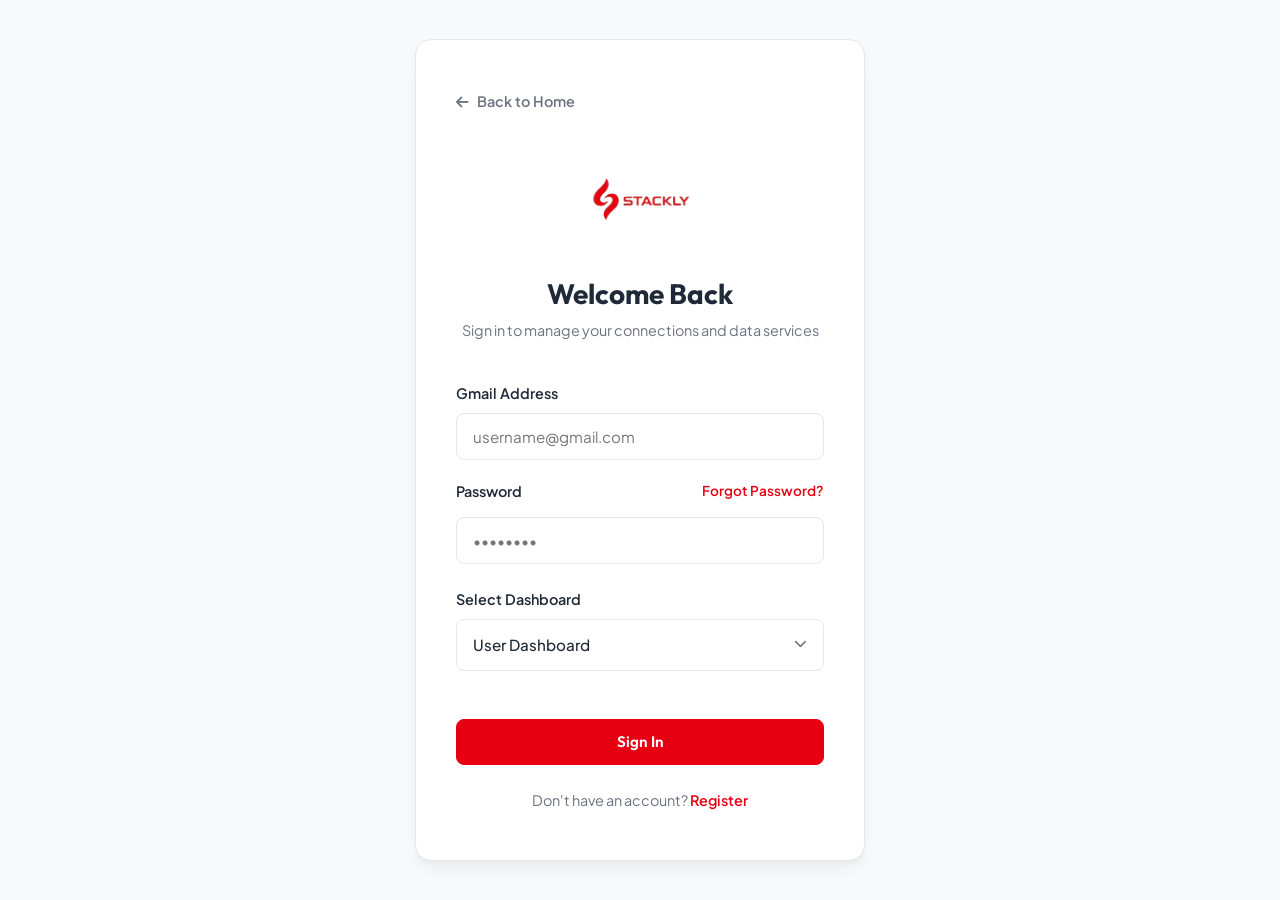
<file: login.html>
<!DOCTYPE html>
<html lang="en">
<head>
  <meta charset="UTF-8">
  <meta name="viewport" content="width=device-width, initial-scale=1.0">
  <title>Login | Stackly Telecom Portal</title>
  <meta name="description" content="Sign in to your Stackly Customer or Admin portal to check data usage, manage recharges, and view reports.">
  
  <!-- Font Awesome -->
  <link rel="stylesheet" href="https://cdnjs.cloudflare.com/ajax/libs/font-awesome/6.4.0/css/all.min.css">
  
  <!-- Google Fonts -->
  <link rel="preconnect" href="https://fonts.googleapis.com">
  <link rel="preconnect" href="https://fonts.gstatic.com" crossorigin>
  <link href="https://fonts.googleapis.com/css2?family=Outfit:wght@300;400;500;600;700;800&family=Plus+Jakarta+Sans:wght@300;400;500;600;700&display=swap" rel="stylesheet">
  
  <!-- Custom CSS -->
  <link rel="stylesheet" href="css/style.css">
</head>
<body style="background-color: var(--bg-light);">

  <!-- Stackly Global Preloader -->
  <div id="stackly-preloader" class="stackly-preloader">
    <div class="preloader-content">
      <div class="preloader-logo-wrapper">
        <img src="assets/Logo11.webp" alt="Stackly Telecom" class="preloader-logo">
        <div class="preloader-spinner"></div>
      </div>
      <div class="preloader-brand-title">STACKLY TELECOM</div>
      <div class="preloader-bar-container">
        <div class="preloader-bar-fill"></div>
      </div>
    </div>
  </div>

  <div class="auth-page">
    <div class="auth-card">
      <a href="index.html" class="auth-back-btn" id="loginBackHomeBtn"><i class="fa-solid fa-arrow-left"></i> Back to Home</a>
      
      <div class="auth-header">
        <a href="index.html" style="display: inline-block;">
          <img src="assets/Logo11.webp" alt="Stackly Logo" class="auth-logo">
        </a>
        <h2 class="auth-title">Welcome Back</h2>
        <p class="auth-subtitle">Sign in to manage your connections and data services</p>
      </div>

      <!-- Form wide notification error -->
      <div id="formErrorMsg" style="background-color: rgba(230,0,18,0.1); color: var(--primary-red); border: 1px solid var(--primary-red); padding: 0.75rem 1rem; border-radius: var(--border-radius-sm); font-size: 0.85rem; font-weight: 600; margin-bottom: 1.5rem; display: none;">
        <!-- Filled by JS -->
      </div>

      <form id="loginForm">
        <div class="form-group" id="loginEmailGroup">
          <label class="form-label" for="loginEmail">Gmail Address</label>
          <input type="text" id="loginEmail" placeholder="username@gmail.com" class="form-input">
          <span class="error-msg" id="loginEmailError">Enter a valid Gmail address.</span>
        </div>

        <div class="form-group" id="loginPasswordGroup" style="margin-bottom: 1.5rem;">
          <div style="display: flex; justify-content: space-between; align-items: center; margin-bottom: 0.4rem;">
            <label class="form-label" for="loginPassword" style="margin-bottom: 0;">Password</label>
            <a href="404.html" class="forgot-password-link" style="font-size: 0.85rem; color: var(--primary-red); font-weight: 600;">Forgot Password?</a>
          </div>
          <input type="password" id="loginPassword" placeholder="••••••••" class="form-input">
          <span class="error-msg" id="loginPasswordError">Password must contain at least 2 characters.</span>
        </div>

        <div class="form-group" id="loginRoleGroup" style="margin-bottom: 1.5rem;">
          <label class="form-label" for="loginRole">Select Dashboard</label>
          <select id="loginRole" class="form-input">
            <option value="customer">User Dashboard</option>
            <option value="admin">Admin Dashboard</option>
          </select>
        </div>

        <button type="submit" class="btn btn-primary" id="loginSubmitBtn">Sign In</button>
      </form>

      <div class="auth-footer">
        Don't have an account? <a href="register.html">Register</a>
      </div>
    </div>
  </div>



  <!-- GSAP CDN -->
  <script src="https://cdnjs.cloudflare.com/ajax/libs/gsap/3.12.2/gsap.min.js"></script>
  <!-- Main JS Files -->
  <script src="js/main.js"></script>
  <script src="js/auth.js"></script>
  <script>
    document.addEventListener("DOMContentLoaded", () => {
      const form = document.getElementById("loginForm");
      const emailInput = document.getElementById("loginEmail");
      const passInput = document.getElementById("loginPassword");

      const emailGroup = document.getElementById("loginEmailGroup");
      const passGroup = document.getElementById("loginPasswordGroup");

      if (emailInput) {
        emailInput.addEventListener("input", () => {
          if (emailInput.value.trim() && emailInput.value.includes("@")) {
            if (emailGroup) emailGroup.classList.remove("has-error");
          }
        });
      }

      if (passInput) {
        passInput.addEventListener("input", () => {
          if (passInput.value.length >= 2) {
            if (passGroup) passGroup.classList.remove("has-error");
          }
        });
      }
      
      form.addEventListener("submit", (e) => {
        e.preventDefault();

        const email = emailInput ? emailInput.value : "";
        const pass = passInput ? passInput.value : "";
        const role = document.getElementById("loginRole").value;

        const formError = document.getElementById("formErrorMsg");

        // Reset error styling
        if (emailGroup) emailGroup.classList.remove("has-error");
        if (passGroup) passGroup.classList.remove("has-error");
        if (formError) formError.style.display = "none";

        handleLogin(email, pass, role, (field, message) => {
          if (field === "email") {
            if (emailGroup) emailGroup.classList.add("has-error");
            const errEl = document.getElementById("loginEmailError");
            if (errEl) errEl.innerText = message;
            if (emailInput) emailInput.focus();
          } else if (field === "password") {
            if (passGroup) passGroup.classList.add("has-error");
            const errEl = document.getElementById("loginPasswordError");
            if (errEl) errEl.innerText = message;
            if (passInput) passInput.focus();
          } else if (field === "form") {
            if (formError) {
              formError.innerText = message;
              formError.style.display = "block";
              gsap.fromTo(formError, 
                { x: -10 },
                { x: 10, duration: 0.1, repeat: 4, yoyo: true, ease: "sine.inOut", onComplete: () => {
                  formError.style.transform = "translateX(0px)";
                }}
              );
            }
          }
        });
      });

      // Animate entry card
      gsap.from(".auth-card", {
        opacity: 0,
        y: 40,
        duration: 0.6,
        ease: "back.out(1.2)"
      });
    });
  </script>
</body>
</html>
</file>
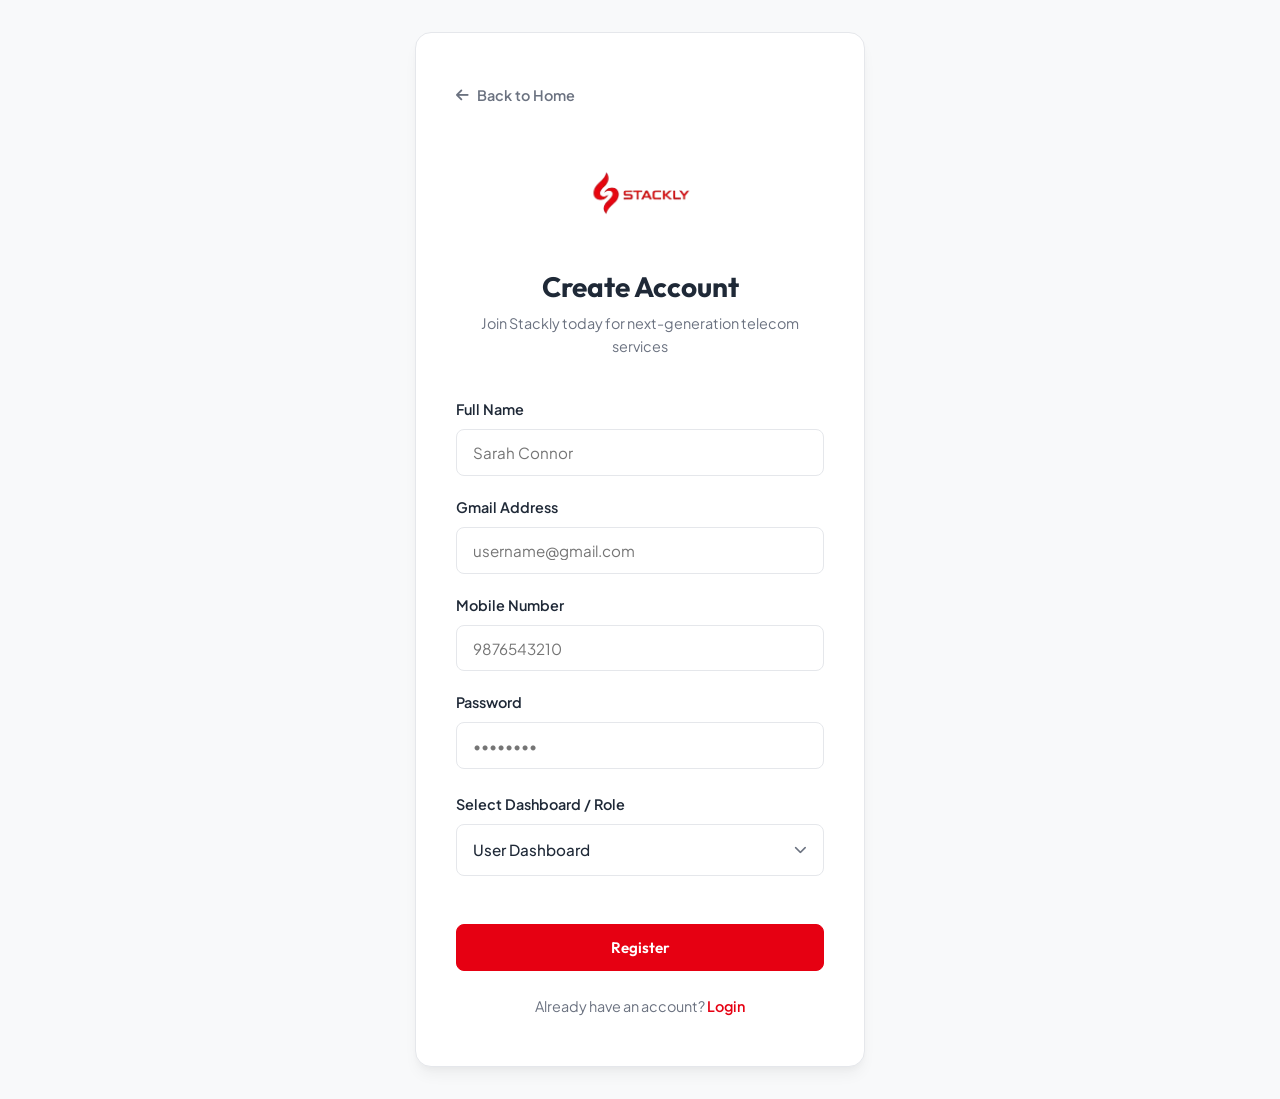
<file: register.html>
<!DOCTYPE html>
<html lang="en">
<head>
  <meta charset="UTF-8">
  <meta name="viewport" content="width=device-width, initial-scale=1.0">
  <title>Register | Stackly Telecom Portal</title>
  <meta name="description" content="Create a Stackly Telecom Customer account today. Pay online, track mobile usage, and request priority support instantly.">
  
  <!-- Font Awesome -->
  <link rel="stylesheet" href="https://cdnjs.cloudflare.com/ajax/libs/font-awesome/6.4.0/css/all.min.css">
  
  <!-- Google Fonts -->
  <link rel="preconnect" href="https://fonts.googleapis.com">
  <link rel="preconnect" href="https://fonts.gstatic.com" crossorigin>
  <link href="https://fonts.googleapis.com/css2?family=Outfit:wght@300;400;500;600;700;800&family=Plus+Jakarta+Sans:wght@300;400;500;600;700&display=swap" rel="stylesheet">
  
  <!-- Custom CSS -->
  <link rel="stylesheet" href="css/style.css">
</head>
<body style="background-color: var(--bg-light);">

  <!-- Stackly Global Preloader -->
  <div id="stackly-preloader" class="stackly-preloader">
    <div class="preloader-content">
      <div class="preloader-logo-wrapper">
        <img src="assets/Logo11.webp" alt="Stackly Telecom" class="preloader-logo">
        <div class="preloader-spinner"></div>
      </div>
      <div class="preloader-brand-title">STACKLY TELECOM</div>
      <div class="preloader-bar-container">
        <div class="preloader-bar-fill"></div>
      </div>
    </div>
  </div>

  <div class="auth-page">
    <div class="auth-card">
      <a href="index.html" class="auth-back-btn" id="regBackHomeBtn"><i class="fa-solid fa-arrow-left"></i> Back to Home</a>
      
      <div class="auth-header">
        <a href="index.html" style="display: inline-block;">
          <img src="assets/Logo11.webp" alt="Stackly Logo" class="auth-logo">
        </a>
        <h2 class="auth-title">Create Account</h2>
        <p class="auth-subtitle">Join Stackly today for next-generation telecom services</p>
      </div>

      <form id="registerForm">
        <div class="form-group" id="regNameGroup">
          <label class="form-label" for="regName">Full Name</label>
          <input type="text" id="regName" placeholder="Sarah Connor" class="form-input">
          <span class="error-msg">Please enter your name.</span>
        </div>

        <div class="form-group" id="regEmailGroup">
          <label class="form-label" for="regEmail">Gmail Address</label>
          <input type="text" id="regEmail" placeholder="username@gmail.com" class="form-input">
          <span class="error-msg" id="regEmailError">Enter a valid Gmail address.</span>
        </div>

        <div class="form-group" id="regPhoneGroup">
          <label class="form-label" for="regPhone">Mobile Number</label>
          <input type="text" id="regPhone" placeholder="9876543210" class="form-input">
          <span class="error-msg">Mobile number must be at least 10 digits.</span>
        </div>

        <div class="form-group" id="regPasswordGroup" style="margin-bottom: 1.5rem;">
          <label class="form-label" for="regPassword">Password</label>
          <input type="password" id="regPassword" placeholder="••••••••" class="form-input">
          <span class="error-msg" id="regPasswordError">Password must contain at least 2 characters.</span>
        </div>

        <div class="form-group" id="regRoleGroup" style="margin-bottom: 1.5rem;">
          <label class="form-label" for="regRole">Select Dashboard / Role</label>
          <select id="regRole" class="form-input">
            <option value="customer">User Dashboard</option>
            <option value="admin">Admin Dashboard</option>
          </select>
        </div>

        <button type="submit" class="btn btn-primary" id="regSubmitBtn">Register</button>
      </form>

      <div class="auth-footer">
        Already have an account? <a href="login.html">Login</a>
      </div>
    </div>
  </div>



  <!-- GSAP CDN -->
  <script src="https://cdnjs.cloudflare.com/ajax/libs/gsap/3.12.2/gsap.min.js"></script>
  <!-- Main JS Files -->
  <script src="js/main.js"></script>
  <script src="js/auth.js"></script>
  <script>
    document.addEventListener("DOMContentLoaded", () => {
      const form = document.getElementById("registerForm");
      const nameInput = document.getElementById("regName");
      const emailInput = document.getElementById("regEmail");
      const phoneInput = document.getElementById("regPhone");
      const passInput = document.getElementById("regPassword");

      const nameGroup = document.getElementById("regNameGroup");
      const emailGroup = document.getElementById("regEmailGroup");
      const phoneGroup = document.getElementById("regPhoneGroup");
      const passGroup = document.getElementById("regPasswordGroup");

      if (nameInput) {
        nameInput.addEventListener("input", () => {
          if (nameInput.value.trim() && nameGroup) nameGroup.classList.remove("has-error");
        });
      }

      if (emailInput) {
        emailInput.addEventListener("input", () => {
          if (emailInput.value.trim() && emailInput.value.includes("@") && emailGroup) emailGroup.classList.remove("has-error");
        });
      }

      if (phoneInput) {
        phoneInput.addEventListener("input", () => {
          let digits = phoneInput.value.replace(/\D/g, "").slice(0, 10);
          phoneInput.value = digits;
          if (digits.length === 10 && phoneGroup) phoneGroup.classList.remove("has-error");
        });
      }

      if (passInput) {
        passInput.addEventListener("input", () => {
          if (passInput.value.length >= 2 && passGroup) passGroup.classList.remove("has-error");
        });
      }

      form.addEventListener("submit", (e) => {
        e.preventDefault();

        const name = nameInput ? nameInput.value : "";
        const email = emailInput ? emailInput.value : "";
        const phone = phoneInput ? phoneInput.value : "";
        const password = passInput ? passInput.value : "";
        const role = document.getElementById("regRole").value;

        // Reset error formatting
        if (nameGroup) nameGroup.classList.remove("has-error");
        if (emailGroup) emailGroup.classList.remove("has-error");
        if (phoneGroup) phoneGroup.classList.remove("has-error");
        if (passGroup) passGroup.classList.remove("has-error");

        handleRegistration(name, email, password, phone, role, (field, message) => {
          if (field === "name") {
            if (nameGroup) nameGroup.classList.add("has-error");
            if (nameInput) nameInput.focus();
          } else if (field === "email") {
            if (emailGroup) emailGroup.classList.add("has-error");
            const errEl = document.getElementById("regEmailError");
            if (errEl) errEl.innerText = message;
            if (emailInput) emailInput.focus();
          } else if (field === "phone") {
            if (phoneGroup) phoneGroup.classList.add("has-error");
            if (phoneInput) phoneInput.focus();
          } else if (field === "password") {
            if (passGroup) passGroup.classList.add("has-error");
            const errEl = document.getElementById("regPasswordError");
            if (errEl) errEl.innerText = message;
            if (passInput) passInput.focus();
          }
        });
      });

      // Animate entry card
      gsap.from(".auth-card", {
        opacity: 0,
        y: 40,
        duration: 0.6,
        ease: "back.out(1.2)"
      });
    });
  </script>
</body>
</html>
</file>
<file: css/style.css>
/* ==========================================================================
   STACKLY TELECOM - MAIN STYLESHEET
   ========================================================================== */

/* --- Custom Variables & Theme --- */
:root {
  --primary-red: #E60012;
  --secondary-red: #FF3B30;
  --text-dark: #1F2937;
  --text-muted: #6B7280;
  --bg-light: #F8F9FA;
  --bg-white: #FFFFFF;
  --border-color: #E5E7EB;
  --font-family-primary: 'Outfit', sans-serif;
  --font-family-secondary: 'Plus Jakarta Sans', sans-serif;
  --transition-smooth: all 0.3s cubic-bezier(0.4, 0, 0.2, 1);
  --shadow-sm: 0 1px 3px rgba(0, 0, 0, 0.05), 0 1px 2px rgba(0, 0, 0, 0.03);
  --shadow-md: 0 4px 6px -1px rgba(0, 0, 0, 0.05), 0 2px 4px -1px rgba(0, 0, 0, 0.03);
  --shadow-lg: 0 10px 15px -3px rgba(0, 0, 0, 0.05), 0 4px 6px -2px rgba(0, 0, 0, 0.03);
  --shadow-xl: 0 20px 25px -5px rgba(0, 0, 0, 0.05), 0 10px 10px -5px rgba(0, 0, 0, 0.03);
  --container-max-width: 1200px;
  --border-radius-sm: 8px;
  --border-radius-md: 16px;
  --border-radius-lg: 24px;
}

/* --- Resets --- */
*, *::before, *::after {
  box-sizing: border-box;
  margin: 0;
  padding: 0;
}

html {
  font-size: 16px;
  scroll-behavior: smooth;
  overflow-x: hidden;
  width: 100%;
}

body {
  font-family: var(--font-family-secondary);
  color: var(--text-dark);
  background-color: var(--bg-white);
  line-height: 1.6;
  overflow-x: hidden !important;
  width: 100%;
  max-width: 100vw;
  position: relative;
  -webkit-font-smoothing: antialiased;
}

h1, h2, h3, h4, h5, h6 {
  font-family: var(--font-family-primary);
  font-weight: 700;
  color: var(--text-dark);
  line-height: 1.25;
}

a {
  text-decoration: none;
  color: inherit;
  transition: var(--transition-smooth);
}

img {
  max-width: 100%;
  height: auto;
  display: block;
}

button, input, select, textarea {
  font-family: inherit;
  font-size: inherit;
  outline: none;
  border: none;
}

ul {
  list-style: none;
}

/* --- Layout Container --- */
.container {
  width: 100%;
  max-width: var(--container-max-width);
  margin: 0 auto;
  padding: 0 1.5rem;
}

/* --- Navigation Styles --- */
.navbar-header {
  position: fixed;
  top: 0;
  left: 0;
  width: 100%;
  z-index: 1000;
  transition: var(--transition-smooth);
  padding: 0.85rem 0;
  border-bottom: 1px solid transparent;
}

.navbar-header.scrolled {
  background-color: var(--bg-white);
  padding: 0.6rem 0;
  box-shadow: var(--shadow-sm);
  border-bottom: 1px solid var(--border-color);
}

.navbar-container {
  display: flex;
  justify-content: space-between;
  align-items: center;
  width: 100%;
}

.logo-link {
  display: flex;
  align-items: center;
  flex-shrink: 0;
}

.logo-img {
  height: 115px;
  width: auto;
  object-fit: contain;
  transition: var(--transition-smooth);
}

.navbar-header.scrolled .logo-img {
  height: 95px;
}

.nav-menu {
  display: flex;
  align-items: center;
  gap: 2rem;
}

.nav-link {
  font-family: var(--font-family-primary);
  font-weight: 600;
  font-size: 0.95rem;
  color: var(--text-dark);
  position: relative;
  padding: 0.5rem 0;
}

/* Translucent states when on Hero */
.navbar-header:not(.scrolled) .nav-link {
  color: #ffffff;
  text-shadow: 0 1px 2px rgba(0, 0, 0, 0.2);
}

.navbar-header.scrolled .nav-link {
  color: var(--text-dark);
}

.nav-link::after {
  content: '';
  position: absolute;
  bottom: 0;
  left: 0;
  width: 0;
  height: 2px;
  background-color: var(--primary-red);
  transition: var(--transition-smooth);
}

.nav-link:hover::after,
.nav-link.active::after {
  width: 100%;
}

.nav-link:hover {
  color: var(--primary-red) !important;
}

.nav-link.active {
  color: var(--primary-red) !important;
}

/* Nav Buttons & Action Callouts */
.nav-actions {
  display: flex;
  align-items: center;
  gap: 1.5rem;
}

.nav-actions-mobile {
  display: none;
}

/* Nav panel close button — hidden on desktop */
.nav-close-btn {
  display: none;
}

/* Mobile Hamburger Menu */
.hamburger {
  display: none;
  cursor: pointer;
  background: transparent;
  border: none;
  width: 44px;
  height: 44px;
  padding: 0;
  z-index: 1005;
  flex-shrink: 0;
  margin-left: auto;
  margin-right: 0;
  position: relative;
  align-items: center;
  justify-content: center;
}

.hamburger span {
  display: block;
  width: 24px;
  height: 3px;
  margin: 4px auto;
  border-radius: 2px;
  background-color: var(--text-dark);
  transition: var(--transition-smooth);
}

.navbar-header:not(.scrolled) .hamburger span {
  background-color: #ffffff;
}

.navbar-header.scrolled .hamburger span {
  background-color: var(--text-dark);
}

.hamburger.active span {
  background-color: var(--text-dark) !important;
}

.hamburger.active span:nth-child(1) {
  transform: translateY(8px) rotate(45deg);
}

.hamburger.active span:nth-child(2) {
  opacity: 0;
}

.hamburger.active span:nth-child(3) {
  transform: translateY(-8px) rotate(-45deg);
}

/* --- Buttons --- */
.btn {
  display: inline-flex;
  align-items: center;
  justify-content: center;
  padding: 0.8rem 1.8rem;
  border-radius: var(--border-radius-sm);
  font-family: var(--font-family-primary);
  font-weight: 600;
  font-size: 0.95rem;
  cursor: pointer;
  transition: var(--transition-smooth);
  gap: 0.5rem;
}

.btn-primary {
  background-color: var(--primary-red);
  color: var(--bg-white);
  border: 1px solid var(--primary-red);
}

.btn-primary:hover {
  background-color: var(--secondary-red);
  border-color: var(--secondary-red);
  transform: translateY(-2px);
  box-shadow: 0 4px 12px rgba(230, 0, 18, 0.2);
}

.btn-secondary {
  background-color: transparent;
  color: var(--text-dark);
  border: 1px solid var(--text-dark);
}

.navbar-header:not(.scrolled) .btn-secondary {
  color: #ffffff;
  border-color: #ffffff;
}

.navbar-header.scrolled .btn-secondary {
  color: var(--text-dark);
  border-color: var(--text-dark);
}

.btn-secondary:hover {
  background-color: var(--text-dark);
  color: var(--bg-white);
  transform: translateY(-2px);
}

.navbar-header:not(.scrolled) .btn-secondary:hover {
  background-color: #ffffff;
  color: var(--text-dark);
}

.btn-outline-red {
  background-color: transparent;
  color: var(--primary-red);
  border: 1px solid var(--primary-red);
}

.btn-outline-red:hover {
  background-color: var(--primary-red);
  color: var(--bg-white);
  transform: translateY(-2px);
  box-shadow: 0 4px 12px rgba(230, 0, 18, 0.15);
}

/* Custom Red Navbar Login Button (Red default, White on hover) */
#loginBtnNav,
.btn-nav-login {
  background-color: var(--primary-red) !important;
  color: #ffffff !important;
  border: 1px solid var(--primary-red) !important;
  font-weight: 600;
  transition: var(--transition-smooth);
}

#loginBtnNav i,
.btn-nav-login i {
  color: #ffffff !important;
  transition: var(--transition-smooth);
}

#loginBtnNav:hover,
.btn-nav-login:hover {
  background-color: #ffffff !important;
  color: var(--primary-red) !important;
  border-color: var(--primary-red) !important;
  transform: translateY(-2px);
  box-shadow: 0 4px 12px rgba(230, 0, 18, 0.25);
}

#loginBtnNav:hover i,
.btn-nav-login:hover i {
  color: var(--primary-red) !important;
}

.forgot-password-link:hover {
  text-decoration: underline;
  color: var(--secondary-red) !important;
}

/* --- Common Hero Section (Subpages) --- */
.page-hero {
  background-color: var(--text-dark);
  padding: 10rem 0 6rem 0;
  position: relative;
  overflow: hidden;
  color: var(--bg-white);
  text-align: center;
}

.page-hero::before {
  content: '';
  position: absolute;
  top: 0;
  left: 0;
  width: 100%;
  height: 100%;
  background: linear-gradient(135deg, rgba(230, 0, 18, 0.15) 0%, rgba(31, 41, 55, 0.9) 100%);
  z-index: 1;
}

.page-hero .container {
  position: relative;
  z-index: 2;
  display: flex;
  flex-direction: column;
  align-items: center;
  justify-content: center;
}

.page-hero-title {
  font-size: 3.5rem;
  margin-bottom: 1rem;
  color: var(--bg-white);
  text-align: center;
}

.page-hero-subtitle {
  font-size: 1.25rem;
  color: rgba(255, 255, 255, 0.8);
  max-width: 650px;
  margin: 0 auto;
  text-align: center;
}

/* --- Component Section Headers --- */
.section-header {
  text-align: center;
  max-width: 700px;
  margin: 0 auto 4rem auto;
}

.section-tag {
  color: var(--primary-red);
  font-weight: 700;
  text-transform: uppercase;
  font-size: 0.85rem;
  letter-spacing: 2px;
  display: inline-block;
  margin-bottom: 0.75rem;
}

.section-title {
  font-size: 2.5rem;
  margin-bottom: 1rem;
}

.section-desc {
  color: var(--text-muted);
  font-size: 1.1rem;
}

/* --- Hero Banner (Index Only) --- */
.hero-banner {
  min-height: 100vh;
  display: flex;
  align-items: center;
  position: relative;
  overflow: hidden;
  padding-top: 5rem;
}

.hero-banner::after {
  content: '';
  position: absolute;
  top: 0;
  left: 0;
  width: 100%;
  height: 100%;
  background: linear-gradient(180deg, rgba(15, 23, 42, 0.5) 0%, rgba(15, 23, 42, 0.65) 100%);
  z-index: 1;
  pointer-events: none;
}

.hero-bg-wrapper {
  position: absolute;
  top: 0;
  left: 0;
  width: 100%;
  height: 100%;
  z-index: 0;
  overflow: hidden;
}

.hero-bg-slide {
  position: absolute;
  top: 0;
  left: 0;
  width: 100%;
  height: 100%;
  opacity: 0;
  visibility: hidden;
  transition: opacity 1.2s cubic-bezier(0.4, 0, 0.2, 1), transform 6s ease-out;
  transform: scale(1.06);
}

.hero-bg-slide.active {
  opacity: 1;
  visibility: visible;
  transform: scale(1);
}

.hero-bg-img {
  width: 100%;
  height: 100%;
  object-fit: cover;
  object-position: center;
}

/* Hero Slider Controls & Indicators */
.hero-slider-controls {
  position: absolute;
  bottom: 2.5rem;
  right: 3.5rem;
  z-index: 10;
  display: flex;
  align-items: center;
  gap: 1rem;
  background: rgba(15, 23, 42, 0.75);
  backdrop-filter: blur(12px);
  -webkit-backdrop-filter: blur(12px);
  padding: 0.65rem 1.25rem;
  border-radius: 50px;
  border: 1px solid rgba(255, 255, 255, 0.18);
  box-shadow: 0 10px 30px rgba(0, 0, 0, 0.35);
  pointer-events: auto;
}

.hero-slider-arrow {
  background: rgba(255, 255, 255, 0.1);
  border: 1px solid rgba(255, 255, 255, 0.15);
  color: #FFFFFF;
  font-size: 0.85rem;
  cursor: pointer;
  width: 32px;
  height: 32px;
  border-radius: 50%;
  display: flex;
  align-items: center;
  justify-content: center;
  transition: var(--transition-smooth);
}

.hero-slider-arrow:hover {
  background-color: var(--primary-red);
  border-color: var(--primary-red);
  color: #FFFFFF;
  transform: scale(1.1);
}

.hero-slider-dots {
  display: flex;
  align-items: center;
  gap: 0.5rem;
}

.hero-slider-dots .dot {
  width: 10px;
  height: 10px;
  border-radius: 50%;
  background-color: rgba(255, 255, 255, 0.35);
  cursor: pointer;
  transition: var(--transition-smooth);
}

.hero-slider-dots .dot.active {
  width: 26px;
  border-radius: 12px;
  background-color: var(--primary-red);
  box-shadow: 0 0 10px rgba(230, 0, 18, 0.6);
}

@media (max-width: 992px) {
  .hero-bg-wrapper {
    width: 100%;
  }
  .hero-slider-controls {
    bottom: 1.5rem;
    right: 50%;
    transform: translateX(50%);
  }
}

.hero-banner .container {
  position: relative;
  z-index: 2;
  display: grid;
  grid-template-columns: 1.2fr 0.8fr;
  align-items: center;
  gap: 3rem;
  width: 100%;
}

.hero-content {
  color: var(--bg-white);
  padding: 3rem 0;
}

.hero-badge {
  background-color: rgba(230, 0, 18, 0.15);
  border: 1px solid var(--primary-red);
  color: var(--primary-red);
  padding: 0.5rem 1rem;
  border-radius: 50px;
  font-weight: 700;
  font-size: 0.85rem;
  display: inline-flex;
  align-items: center;
  gap: 0.5rem;
  margin-bottom: 1.5rem;
}

.hero-title {
  font-size: 4rem;
  font-weight: 800;
  line-height: 1.1;
  margin-bottom: 1.5rem;
  color: #FFFFFF !important;
  text-shadow: 0 2px 16px rgba(0, 0, 0, 0.8), 0 0 30px rgba(0, 0, 0, 0.5);
}

.hero-subtitle {
  font-size: 1.2rem;
  line-height: 1.6;
  color: #F8FAFC !important;
  margin-bottom: 2.5rem;
  max-width: 580px;
  text-shadow: 0 2px 10px rgba(0, 0, 0, 0.8);
}

.hero-ctas {
  display: flex;
  gap: 1.25rem;
  align-items: center;
  margin-top: 1rem;
  position: relative;
  z-index: 10;
}

.hero-ctas .btn {
  padding: 0.9rem 2.2rem;
  font-size: 1rem;
  font-weight: 600;
  border-radius: var(--border-radius-sm);
  display: inline-flex;
  align-items: center;
  justify-content: center;
  gap: 0.6rem;
  transition: var(--transition-smooth);
  text-decoration: none;
}

.hero-ctas .btn-primary {
  background-color: var(--primary-red);
  color: #FFFFFF !important;
  border: 1px solid var(--primary-red);
  box-shadow: 0 4px 18px rgba(230, 0, 18, 0.45);
}

.hero-ctas .btn-primary:hover {
  background-color: #FF1A2A;
  border-color: #FF1A2A;
  transform: translateY(-3px);
  box-shadow: 0 8px 25px rgba(230, 0, 18, 0.6);
}

.hero-ctas .btn-secondary {
  background-color: rgba(255, 255, 255, 0.15) !important;
  color: #FFFFFF !important;
  border: 1.5px solid rgba(255, 255, 255, 0.5) !important;
  backdrop-filter: blur(12px);
  -webkit-backdrop-filter: blur(12px);
  box-shadow: 0 4px 18px rgba(0, 0, 0, 0.25);
  text-shadow: 0 1px 2px rgba(0, 0, 0, 0.3);
}

.hero-ctas .btn-secondary:hover {
  background-color: #FFFFFF !important;
  color: var(--primary-red) !important;
  border-color: #FFFFFF !important;
  transform: translateY(-3px);
  box-shadow: 0 8px 25px rgba(255, 255, 255, 0.4);
  text-shadow: none;
}

/* Hero Cards */
.hero-cards-wrapper {
  position: relative;
  display: flex;
  flex-direction: column;
  gap: 1.5rem;
}

.floating-card {
  background: rgba(255, 255, 255, 0.08);
  backdrop-filter: blur(16px);
  -webkit-backdrop-filter: blur(16px);
  border: 1px solid rgba(255, 255, 255, 0.15);
  border-radius: var(--border-radius-md);
  padding: 1.5rem;
  display: flex;
  align-items: center;
  gap: 1.25rem;
  color: var(--bg-white);
  box-shadow: var(--shadow-xl);
  max-width: 320px;
}

.floating-card-1 {
  align-self: flex-start;
}

.floating-card-2 {
  align-self: flex-end;
}

.floating-icon {
  width: 48px;
  height: 48px;
  border-radius: 50%;
  background-color: var(--primary-red);
  display: flex;
  align-items: center;
  justify-content: center;
  font-size: 1.25rem;
  color: var(--bg-white);
  flex-shrink: 0;
}

.floating-info h4 {
  font-size: 1.1rem;
  color: var(--bg-white);
  margin-bottom: 0.25rem;
}

.floating-info p {
  font-size: 0.85rem;
  color: rgba(255, 255, 255, 0.7);
}

/* --- Section 2: Stats Counter --- */
.stats-section {
  padding: 5rem 0;
  background-color: var(--bg-light);
  border-bottom: 1px solid var(--border-color);
}

.stats-grid {
  display: grid;
  grid-template-columns: repeat(4, 1fr);
  gap: 2rem;
  text-align: center;
}

.stat-item {
  padding: 1.5rem;
}

.stat-number {
  font-family: var(--font-family-primary);
  font-size: clamp(2.2rem, 3.5vw, 3.5rem);
  font-weight: 800;
  color: var(--primary-red);
  margin-bottom: 0.5rem;
  white-space: nowrap;
  line-height: 1.1;
}

.stat-title {
  font-size: 1.1rem;
  color: var(--text-dark);
  font-weight: 600;
  margin-bottom: 0.25rem;
}

.stat-desc {
  font-size: 0.9rem;
  color: var(--text-muted);
}

/* --- Section 3: Why Choose Us --- */
.why-section {
  padding: 8rem 0;
  background-color: var(--bg-white);
}

.features-grid {
  display: grid;
  grid-template-columns: repeat(3, 1fr);
  gap: 2.5rem;
}

.feature-card {
  padding: 3rem 2rem;
  border-radius: var(--border-radius-md);
  background-color: var(--bg-light);
  border: 1px solid var(--border-color);
  transition: var(--transition-smooth);
}

.feature-card:hover {
  background-color: var(--bg-white);
  transform: translateY(-8px);
  box-shadow: var(--shadow-lg);
  border-color: rgba(230, 0, 18, 0.2);
}

.feature-icon {
  width: 60px;
  height: 60px;
  border-radius: var(--border-radius-sm);
  background-color: rgba(230, 0, 18, 0.08);
  color: var(--primary-red);
  display: flex;
  align-items: center;
  justify-content: center;
  font-size: 1.5rem;
  margin-bottom: 2rem;
  transition: var(--transition-smooth);
}

.feature-card:hover .feature-icon {
  background-color: var(--primary-red);
  color: var(--bg-white);
}

.feature-title {
  font-size: 1.4rem;
  margin-bottom: 1rem;
}

.feature-desc {
  color: var(--text-muted);
  font-size: 0.95rem;
}

/* --- Section 4: 5G & Fiber Broadband Showcase --- */
.showcase-section {
  padding: 8rem 0;
  background-color: var(--bg-light);
  border-top: 1px solid var(--border-color);
  border-bottom: 1px solid var(--border-color);
}

.showcase-row {
  display: grid;
  grid-template-columns: 1fr 1fr;
  gap: 4rem;
  align-items: center;
  margin-bottom: 6rem;
  width: 100%;
  max-width: 100%;
  box-sizing: border-box;
}

.showcase-row:last-child {
  margin-bottom: 0;
}

.showcase-row.reverse {
  direction: rtl;
}

.showcase-row.reverse .showcase-content {
  direction: ltr;
}

.showcase-image-wrapper {
  position: relative;
  border-radius: var(--border-radius-lg);
  overflow: hidden;
  box-shadow: var(--shadow-xl);
  width: 100%;
  max-width: 100%;
  box-sizing: border-box;
}

.showcase-img {
  width: 100%;
  max-width: 100%;
  height: 440px;
  object-fit: cover;
  display: block;
  transition: transform 0.8s ease;
}

.showcase-image-wrapper:hover .showcase-img {
  transform: scale(1.05);
}

.showcase-content {
  padding: 1rem 0;
  width: 100%;
  max-width: 100%;
  box-sizing: border-box;
}

.showcase-tag {
  color: var(--primary-red);
  font-weight: 700;
  font-size: 0.9rem;
  margin-bottom: 1rem;
  display: block;
}

.showcase-title {
  font-size: 2.5rem;
  margin-bottom: 1.5rem;
}

.showcase-desc {
  color: var(--text-muted);
  margin-bottom: 2rem;
  font-size: 1.05rem;
}

.showcase-features {
  margin-bottom: 2.5rem;
  display: flex;
  flex-direction: column;
  gap: 1.25rem;
  width: 100%;
  max-width: 100%;
  box-sizing: border-box;
}

.showcase-feature-item {
  display: flex;
  align-items: center;
  gap: 0.85rem;
  font-weight: 600;
  padding-left: 0.25rem;
  width: 100%;
  box-sizing: border-box;
}

.showcase-feature-item i {
  color: var(--primary-red);
  flex-shrink: 0;
  font-size: 1.1rem;
}

/* --- Section 5: Popular Plans (Tabs & Grid) --- */
.plans-section {
  padding: 8rem 0;
  background-color: var(--bg-white);
}

.plans-tabs {
  display: flex;
  justify-content: center;
  align-items: center;
  gap: 0.75rem;
  margin-bottom: 3.5rem;
  flex-wrap: wrap;
  max-width: 100%;
  padding: 0.5rem 1rem;
  box-sizing: border-color;
}

.tab-btn {
  background-color: var(--bg-light);
  border: 1px solid var(--border-color);
  color: var(--text-dark);
  padding: 0.75rem 1.75rem;
  border-radius: 50px;
  font-weight: 700;
  font-size: 0.95rem;
  white-space: nowrap;
  cursor: pointer;
  transition: var(--transition-smooth);
  display: inline-flex;
  align-items: center;
  justify-content: center;
  flex-shrink: 0;
}

.tab-btn.active, .tab-btn:hover {
  background-color: var(--primary-red);
  color: var(--bg-white);
  border-color: var(--primary-red);
}

.plans-grid {
  display: grid;
  grid-template-columns: repeat(3, 1fr);
  gap: 2.5rem;
}

.plan-card {
  background-color: var(--bg-white);
  border: 1px solid var(--border-color);
  border-radius: var(--border-radius-md);
  padding: 3rem 2rem;
  position: relative;
  transition: var(--transition-smooth);
}

.plan-card:hover {
  transform: translateY(-8px);
  box-shadow: var(--shadow-xl);
  border-color: rgba(230, 0, 18, 0.3);
}

.plan-card.popular {
  border-color: var(--primary-red);
  box-shadow: var(--shadow-md);
}

.plan-badge {
  position: absolute;
  top: 1.5rem;
  right: 1.5rem;
  background-color: var(--primary-red);
  color: var(--bg-white);
  font-weight: 700;
  font-size: 0.75rem;
  padding: 0.3rem 0.8rem;
  border-radius: 50px;
  text-transform: uppercase;
}

.plan-type {
  font-weight: 700;
  color: var(--text-muted);
  font-size: 0.85rem;
  text-transform: uppercase;
  letter-spacing: 1px;
  margin-bottom: 0.5rem;
}

.plan-name {
  font-size: 1.6rem;
  margin-bottom: 1.5rem;
}

.plan-price-wrapper {
  margin-bottom: 2rem;
  display: flex;
  align-items: baseline;
}

.plan-price {
  font-size: 3rem;
  font-weight: 800;
  color: var(--text-dark);
}

.plan-period {
  color: var(--text-muted);
  margin-left: 0.5rem;
  font-weight: 600;
}

.plan-divider {
  height: 1px;
  background-color: var(--border-color);
  margin-bottom: 2rem;
}

.plan-features {
  margin-bottom: 2.5rem;
  display: flex;
  flex-direction: column;
  gap: 1rem;
}

.plan-feature-item {
  display: flex;
  align-items: center;
  gap: 0.85rem;
  font-size: 0.95rem;
}

.plan-feature-item.disabled {
  color: var(--text-muted);
  text-decoration: line-through;
}

.plan-feature-item i {
  color: var(--primary-red);
}

.plan-feature-item.disabled i {
  color: var(--text-muted);
}

.plan-card .btn {
  width: 100%;
}

/* --- Section 6: Mobile App Preview --- */
.app-section {
  padding: 8rem 0;
  background-color: var(--text-dark);
  color: var(--bg-white);
  overflow: hidden;
  position: relative;
}

.app-section::before {
  content: '';
  position: absolute;
  top: 0;
  left: 0;
  width: 100%;
  height: 100%;
  background: radial-gradient(circle at 80% 50%, rgba(230, 0, 18, 0.15) 0%, transparent 60%);
  pointer-events: none;
}

.app-grid {
  display: grid;
  grid-template-columns: 1.1fr 0.9fr;
  gap: 5rem;
  align-items: center;
}

.app-content {
  z-index: 1;
}

.app-title {
  font-size: 3rem;
  color: var(--bg-white);
  margin-bottom: 1.5rem;
}

.app-desc {
  color: rgba(255, 255, 255, 0.8);
  margin-bottom: 2.5rem;
  font-size: 1.1rem;
}

.app-features {
  display: grid;
  grid-template-columns: 1fr 1fr;
  gap: 2rem;
  margin-bottom: 3rem;
}

.app-feature {
  display: flex;
  gap: 1rem;
}

.app-feature i {
  color: var(--primary-red);
  font-size: 1.5rem;
  margin-top: 0.2rem;
}

.app-feature h4 {
  color: var(--bg-white);
  font-size: 1.1rem;
  margin-bottom: 0.25rem;
}

.app-feature p {
  color: rgba(255, 255, 255, 0.65);
  font-size: 0.85rem;
}

.app-badges {
  display: flex;
  gap: 1rem;
  flex-wrap: wrap;
}

.custom-app-btn {
  display: inline-flex;
  align-items: center;
  gap: 0.85rem;
  background-color: #0F172A;
  color: #FFFFFF;
  border: 1px solid rgba(255, 255, 255, 0.2);
  padding: 0.65rem 1.35rem;
  border-radius: var(--border-radius-sm);
  transition: var(--transition-smooth);
  text-decoration: none;
  box-shadow: var(--shadow-md);
  min-width: 175px;
}

.custom-app-btn:hover {
  background-color: #1E293B;
  border-color: var(--primary-red);
  transform: translateY(-3px);
  box-shadow: 0 10px 20px rgba(0, 0, 0, 0.25);
  color: #FFFFFF;
}

.custom-app-btn i {
  font-size: 1.85rem;
  color: #FFFFFF;
  flex-shrink: 0;
}

.app-btn-content {
  display: flex;
  flex-direction: column;
  text-align: left;
  line-height: 1.15;
}

.app-btn-subtitle {
  font-size: 0.65rem;
  letter-spacing: 0.6px;
  text-transform: uppercase;
  color: #94A3B8;
  font-weight: 600;
}

.app-btn-title {
  font-size: 1.05rem;
  font-weight: 700;
  color: #FFFFFF;
  font-family: var(--font-family-primary);
}

.app-mockup {
  position: relative;
  display: flex;
  justify-content: center;
}

.app-mockup-img {
  max-height: 520px;
  z-index: 1;
}

/* --- Section 7: Reviews Slider --- */
.reviews-section {
  padding: 8rem 0;
  background-color: var(--bg-white);
  overflow: hidden;
}

.reviews-carousel-wrapper {
  position: relative;
  max-width: 900px;
  margin: 0 auto;
}

.reviews-track {
  display: flex;
  transition: transform 0.5s ease-in-out;
}

.review-slide {
  min-width: 100%;
  padding: 1rem;
}

.review-card {
  background-color: var(--bg-light);
  border: 1px solid var(--border-color);
  border-radius: var(--border-radius-md);
  padding: 4rem 3rem;
  text-align: center;
  position: relative;
}

.review-quote-icon {
  font-size: 3rem;
  color: rgba(230, 0, 18, 0.1);
  position: absolute;
  top: 2rem;
  left: 3rem;
}

.review-rating {
  color: #FFD700;
  margin-bottom: 1.5rem;
  font-size: 1.1rem;
}

.review-text {
  font-size: 1.3rem;
  color: var(--text-dark);
  font-weight: 500;
  margin-bottom: 2rem;
  line-height: 1.6;
}

.review-author {
  display: flex;
  align-items: center;
  justify-content: center;
  gap: 1rem;
}

.review-author-avatar {
  width: 50px;
  height: 50px;
  border-radius: 50%;
  object-fit: cover;
}

.review-author-info h4 {
  font-size: 1.05rem;
  margin-bottom: 0.1rem;
}

.review-author-info p {
  font-size: 0.85rem;
  color: var(--text-muted);
}

.carousel-nav-btn {
  position: absolute;
  top: 50%;
  transform: translateY(-50%);
  width: 50px;
  height: 50px;
  border-radius: 50%;
  background-color: var(--bg-white);
  border: 1px solid var(--border-color);
  display: flex;
  align-items: center;
  justify-content: center;
  cursor: pointer;
  transition: var(--transition-smooth);
  z-index: 10;
  box-shadow: var(--shadow-sm);
}

.carousel-nav-btn:hover {
  background-color: var(--primary-red);
  color: var(--bg-white);
  border-color: var(--primary-red);
}

.carousel-nav-btn.prev {
  left: -25px;
}

.carousel-nav-btn.next {
  right: -25px;
}

.carousel-dots {
  display: flex;
  justify-content: center;
  gap: 0.5rem;
  margin-top: 2rem;
}

.carousel-dot {
  width: 8px;
  height: 8px;
  border-radius: 50%;
  background-color: var(--border-color);
  cursor: pointer;
  transition: var(--transition-smooth);
}

.carousel-dot.active {
  background-color: var(--primary-red);
  width: 24px;
  border-radius: 4px;
}

/* --- Section 8: FAQ Accordion --- */
.faq-section {
  padding: 8rem 0 10rem 0;
  background-color: var(--bg-light);
  border-top: 1px solid var(--border-color);
}

.faq-wrapper {
  max-width: 800px;
  margin: 0 auto;
  display: flex;
  flex-direction: column;
  gap: 1.25rem;
}

.faq-item {
  background-color: var(--bg-white);
  border: 1px solid var(--border-color);
  border-radius: var(--border-radius-sm);
  overflow: hidden;
  transition: var(--transition-smooth);
}

.faq-item:hover {
  border-color: rgba(230, 0, 18, 0.25);
  box-shadow: var(--shadow-sm);
}

.faq-header {
  padding: 1.5rem;
  display: flex;
  justify-content: space-between;
  align-items: center;
  cursor: pointer;
  font-weight: 700;
  font-size: 1.1rem;
  user-select: none;
}

.faq-icon-box {
  width: 32px;
  height: 32px;
  border-radius: 50%;
  background-color: var(--bg-light);
  display: flex;
  align-items: center;
  justify-content: center;
  transition: var(--transition-smooth);
  flex-shrink: 0;
}

.faq-item.active .faq-icon-box {
  background-color: var(--primary-red);
  color: var(--bg-white);
  transform: rotate(45deg);
}

.faq-body {
  max-height: 0;
  overflow: hidden;
  transition: max-height 0.4s cubic-bezier(0.4, 0, 0.2, 1);
}

.faq-content {
  padding: 0 1.5rem 1.5rem 1.5rem;
  color: var(--text-muted);
  font-size: 0.95rem;
  border-top: 1px solid transparent;
}

.faq-item.active .faq-body {
  max-height: 250px; /* Adjust according to content length */
}

/* --- Support Page Specifics --- */
.support-grid {
  display: grid;
  grid-template-columns: repeat(3, 1fr);
  gap: 2.5rem;
  margin-bottom: 6rem;
}

.support-box {
  background-color: var(--bg-white);
  border: 1px solid var(--border-color);
  border-radius: var(--border-radius-md);
  padding: 3rem 2rem;
  text-align: center;
  transition: var(--transition-smooth);
}

.support-box:hover {
  transform: translateY(-5px);
  box-shadow: var(--shadow-lg);
  border-color: rgba(230, 0, 18, 0.2);
}

.support-box-icon {
  width: 64px;
  height: 64px;
  border-radius: 50%;
  background-color: rgba(230, 0, 18, 0.05);
  color: var(--primary-red);
  font-size: 1.5rem;
  display: flex;
  align-items: center;
  justify-content: center;
  margin: 0 auto 2rem auto;
}

.support-box-title {
  font-size: 1.3rem;
  margin-bottom: 1rem;
}

.support-box-desc {
  color: var(--text-muted);
  font-size: 0.95rem;
  margin-bottom: 1.5rem;
}

/* Form Styles */
.form-card {
  background-color: var(--bg-white);
  border: 1px solid var(--border-color);
  border-radius: var(--border-radius-md);
  padding: 3.5rem;
  box-shadow: var(--shadow-md);
}

.form-title {
  font-size: 1.8rem;
  margin-bottom: 2rem;
  text-align: center;
}

.form-grid {
  display: grid;
  grid-template-columns: 1fr 1fr;
  gap: 1.5rem;
  margin-bottom: 1.5rem;
}

.form-group {
  display: flex;
  flex-direction: column;
  gap: 0.5rem;
}

.form-group.full-width {
  grid-column: span 2;
}

.form-label {
  font-weight: 600;
  font-size: 0.9rem;
  color: var(--text-dark);
}

.form-input {
  border: 1px solid var(--border-color);
  border-radius: var(--border-radius-sm);
  padding: 0.8rem 1rem;
  font-size: 0.95rem;
  color: var(--text-dark);
  background-color: var(--bg-white);
  transition: var(--transition-smooth);
  width: 100%;
  max-width: 100%;
  box-sizing: border-box;
}

select.form-input,
input.form-input,
textarea.form-input {
  width: 100%;
  max-width: 100%;
  box-sizing: border-box;
}

.form-input:focus {
  border-color: var(--primary-red);
  box-shadow: 0 0 0 3px rgba(230, 0, 18, 0.1);
}

textarea.form-input {
  resize: vertical;
  min-height: 120px;
}

/* ==========================================================================
   CUSTOM REUSABLE SELECT DROPDOWN SYSTEM
   ========================================================================== */
.custom-select-hidden {
  display: none !important;
}

.custom-select-container {
  position: relative;
  width: 100%;
  max-width: 100%;
  box-sizing: border-box;
  user-select: none;
  font-family: inherit;
}

.custom-select-container.open {
  z-index: 1000 !important;
}

.custom-select-trigger {
  display: flex;
  align-items: center;
  justify-content: space-between;
  width: 100%;
  padding: 0.8rem 1rem;
  background-color: var(--bg-white, #FFFFFF);
  border: 1.5px solid var(--border-color, #E2E8F0);
  border-radius: var(--border-radius-sm, 8px);
  color: var(--text-dark, #0F172A);
  font-size: 0.95rem;
  font-weight: 500;
  cursor: pointer;
  transition: all 0.2s ease;
  box-sizing: border-box;
  outline: none;
}

.custom-select-trigger:hover {
  border-color: var(--primary-red, #E60012);
  box-shadow: 0 2px 8px rgba(230, 0, 18, 0.08);
}

.custom-select-container.open .custom-select-trigger,
.custom-select-trigger:focus-visible {
  border-color: var(--primary-red, #E60012);
  box-shadow: 0 0 0 3px rgba(230, 0, 18, 0.15);
}

.custom-select-trigger .selected-text {
  overflow: hidden;
  text-overflow: ellipsis;
  white-space: nowrap;
  flex: 1;
  min-width: 0;
}

.custom-select-trigger .chevron-icon {
  margin-left: 0.75rem;
  font-size: 0.8rem;
  color: var(--text-muted, #64748B);
  transition: transform 0.25s ease, color 0.25s ease;
  flex-shrink: 0;
}

.custom-select-container.open .chevron-icon {
  transform: rotate(180deg);
  color: var(--primary-red, #E60012);
}

/* Options Menu Popup */
.custom-select-options {
  position: absolute;
  top: calc(100% + 6px);
  left: 0;
  right: 0;
  background-color: var(--bg-white, #FFFFFF);
  border: 1.5px solid var(--border-color, #E2E8F0);
  border-radius: var(--border-radius-sm, 8px);
  box-shadow: 0 12px 30px -4px rgba(0, 0, 0, 0.12), 0 4px 6px -2px rgba(0, 0, 0, 0.05);
  z-index: 1050;
  max-height: 240px;
  overflow-y: auto;
  opacity: 0;
  visibility: hidden;
  transform: translateY(-6px);
  transition: opacity 0.2s ease, transform 0.2s ease, visibility 0.2s ease;
  padding: 0.35rem;
  box-sizing: border-box;
}

.custom-select-container.open .custom-select-options {
  opacity: 1;
  visibility: visible;
  transform: translateY(0);
}

.custom-select-options::-webkit-scrollbar {
  width: 5px;
}
.custom-select-options::-webkit-scrollbar-track {
  background: transparent;
}
.custom-select-options::-webkit-scrollbar-thumb {
  background-color: rgba(148, 163, 184, 0.4);
  border-radius: 10px;
}

.custom-option {
  display: flex;
  align-items: center;
  justify-content: space-between;
  padding: 0.65rem 0.85rem;
  color: var(--text-dark, #0F172A);
  font-size: 0.9rem;
  font-weight: 500;
  border-radius: 6px;
  cursor: pointer;
  transition: background-color 0.15s ease, color 0.15s ease;
  margin-bottom: 2px;
}

.custom-option:last-child {
  margin-bottom: 0;
}

.custom-option:hover {
  background-color: rgba(230, 0, 18, 0.08);
  color: var(--primary-red, #E60012);
}

.custom-option.selected {
  background-color: var(--primary-red, #E60012);
  color: #FFFFFF;
  font-weight: 600;
}

.custom-option.selected .option-check {
  display: inline-block;
}

.option-check {
  display: none;
  font-size: 0.75rem;
  margin-left: 0.5rem;
}

.form-card .btn {
  width: 100%;
  margin-top: 1rem;
}

/* --- Contact Page Grid --- */
.contact-layout {
  display: grid;
  grid-template-columns: 1.2fr 0.8fr;
  gap: 4rem;
  padding: 4rem 0 4rem 0;
}

/* --- Contact Page Stackly Map Section --- */
.contact-map-section {
  padding: 4rem 0 6rem 0;
  background-color: var(--bg-light);
  border-top: 1px solid var(--border-color);
}

.map-card-wrapper {
  background: var(--bg-white);
  border: 1px solid var(--border-color);
  border-radius: var(--border-radius-lg);
  overflow: hidden;
  box-shadow: var(--shadow-lg);
}

.map-iframe-container {
  position: relative;
  width: 100%;
  height: 460px;
  background: var(--bg-light);
}

.map-iframe-container iframe {
  width: 100%;
  height: 100%;
  display: block;
}

.map-hubs-bar {
  display: grid;
  grid-template-columns: repeat(3, 1fr);
  background: #0B0F19;
  border-top: 1px solid rgba(255, 255, 255, 0.08);
}

.hub-chip {
  display: flex;
  align-items: center;
  gap: 1rem;
  padding: 1.25rem 1.5rem;
  color: #94A3B8;
  border-right: 1px solid rgba(255, 255, 255, 0.08);
  transition: var(--transition-smooth);
}

.hub-chip:last-child {
  border-right: none;
}

.hub-chip.active,
.hub-chip:hover {
  background: rgba(230, 0, 18, 0.08);
  color: #FFFFFF;
}

.hub-chip i {
  font-size: 1.5rem;
  color: var(--primary-red);
}

.hub-chip strong {
  display: block;
  font-size: 0.95rem;
  color: #F8FAFC;
}

.hub-chip span {
  font-size: 0.8rem;
  color: #64748B;
}

@media (max-width: 992px) {
  .map-hubs-bar {
    grid-template-columns: 1fr;
  }
  .hub-chip {
    border-right: none;
    border-bottom: 1px solid rgba(255, 255, 255, 0.08);
  }
}

.contact-info-panel {
  display: flex;
  flex-direction: column;
  gap: 2.5rem;
}

.contact-info-block h3 {
  font-size: 1.5rem;
  margin-bottom: 1rem;
}

.contact-methods {
  display: flex;
  flex-direction: column;
  gap: 1.25rem;
}

.contact-method-item {
  display: flex;
  align-items: flex-start;
  gap: 1.25rem;
}

.contact-method-icon {
  color: var(--primary-red);
  font-size: 1.2rem;
  margin-top: 0.25rem;
}

.contact-method-text h4 {
  font-size: 1.05rem;
  margin-bottom: 0.2rem;
}

.contact-method-text p {
  color: var(--text-muted);
  font-size: 0.95rem;
}

/* --- Auth Pages (Login & Register) --- */
.auth-page {
  min-height: 100vh;
  display: flex;
  align-items: center;
  justify-content: center;
  background-color: var(--bg-light);
  padding: 2rem 1.5rem;
}

.auth-card {
  background-color: var(--bg-white);
  border: 1px solid var(--border-color);
  border-radius: var(--border-radius-md);
  padding: 3rem 2.5rem;
  width: 100%;
  max-width: 450px;
  box-shadow: var(--shadow-lg);
}

.auth-header {
  text-align: center;
  margin-bottom: 2.5rem;
}

.auth-logo {
  height: 100px;
  margin: 0 auto 1.5rem auto;
  object-fit: contain;
  cursor: pointer;
  transition: transform 0.25s ease, filter 0.25s ease;
}

.auth-logo:hover {
  transform: scale(1.03);
}

.auth-title {
  font-size: 1.75rem;
  margin-bottom: 0.5rem;
}

.auth-subtitle {
  color: var(--text-muted);
  font-size: 0.9rem;
}

.auth-card .form-group {
  margin-bottom: 1.25rem;
}

.auth-card .btn {
  width: 100%;
  margin-top: 1.5rem;
}

.auth-footer {
  text-align: center;
  margin-top: 1.5rem;
  font-size: 0.9rem;
  color: var(--text-muted);
}

.auth-footer a {
  color: var(--primary-red);
  font-weight: 600;
}

.auth-back-btn {
  display: inline-flex;
  align-items: center;
  gap: 0.5rem;
  font-size: 0.9rem;
  color: var(--text-muted);
  margin-bottom: 2rem;
  font-weight: 600;
}

.auth-back-btn:hover {
  color: var(--primary-red);
}

/* Form error states */
.error-msg {
  color: var(--primary-red);
  font-size: 0.8rem;
  margin-top: 0.25rem;
  display: none;
}

.form-group.has-error .form-input,
.form-group.has-error .custom-select-trigger {
  border-color: var(--primary-red) !important;
  box-shadow: 0 0 0 3px rgba(230, 0, 18, 0.15);
}

.form-group.has-error .error-msg {
  display: block;
  color: var(--primary-red);
  font-weight: 500;
}

.recharge-step-box.has-error {
  border-color: var(--primary-red) !important;
  box-shadow: 0 0 0 3px rgba(230, 0, 18, 0.15);
}

.recharge-step-box.has-error .error-msg {
  display: block;
  color: var(--primary-red);
  font-weight: 500;
}

/* --- Quick Recharge & Integrated Plans --- */
.recharge-flow-container {
  max-width: 920px;
  margin: 3rem auto 8rem auto;
  width: 100%;
  box-sizing: border-box;
}

.recharge-step-box {
  background: var(--bg-white);
  border: 1px solid var(--border-color);
  border-radius: var(--border-radius-md);
  padding: 2rem;
  margin-bottom: 2rem;
  transition: var(--transition-smooth);
  width: 100%;
  box-sizing: border-box;
}

.step-heading {
  font-size: 1.2rem;
  font-weight: 700;
  color: var(--text-dark);
  margin-bottom: 1.5rem;
  display: flex;
  align-items: center;
  gap: 0.75rem;
}

.step-number-badge {
  background: var(--primary-red);
  color: #FFFFFF;
  width: 30px;
  height: 30px;
  border-radius: 50%;
  display: inline-flex;
  align-items: center;
  justify-content: center;
  font-size: 0.9rem;
  font-weight: 800;
  flex-shrink: 0;
}

/* Category Chips / Tabs */
.plan-category-chips-wrapper {
  display: flex;
  gap: 0.75rem;
  overflow-x: auto;
  padding: 0.25rem 0.25rem 0.75rem 0.25rem;
  margin-bottom: 1.75rem;
  scrollbar-width: none;
  -ms-overflow-style: none;
  width: 100%;
  max-width: 100%;
  box-sizing: border-box;
  -webkit-overflow-scrolling: touch;
}

.plan-category-chips-wrapper::-webkit-scrollbar {
  display: none;
}

.plan-chip {
  background: var(--bg-light);
  border: 1px solid var(--border-color);
  color: var(--text-dark);
  padding: 0.6rem 1.25rem;
  border-radius: 50px;
  font-weight: 600;
  font-size: 0.9rem;
  white-space: nowrap;
  cursor: pointer;
  transition: var(--transition-smooth);
  display: inline-flex;
  align-items: center;
  gap: 0.5rem;
}

.plan-chip:hover {
  border-color: var(--primary-red);
  color: var(--primary-red);
  transform: translateY(-2px);
}

.plan-chip.active {
  background: var(--primary-red);
  color: #FFFFFF;
  border-color: var(--primary-red);
  box-shadow: 0 4px 12px rgba(230, 0, 18, 0.3);
}

/* Inline Plans Grid */
.inline-plans-grid {
  display: grid;
  grid-template-columns: repeat(auto-fill, minmax(250px, 1fr));
  gap: 1.25rem;
  margin-bottom: 1.5rem;
  width: 100%;
  max-width: 100%;
  box-sizing: border-box;
}

.inline-plan-card {
  background: var(--bg-white);
  border: 2px solid var(--border-color);
  border-radius: var(--border-radius-md);
  padding: 1.5rem;
  position: relative;
  cursor: pointer;
  transition: all 0.25s ease;
  display: flex;
  flex-direction: column;
  width: 100%;
  max-width: 100%;
  box-sizing: border-box;
}

.inline-plan-card:hover {
  border-color: rgba(230, 0, 18, 0.5);
  transform: translateY(-4px);
  box-shadow: var(--shadow-md);
}

.inline-plan-card.selected {
  border-color: var(--primary-red);
  background: rgba(230, 0, 18, 0.02);
  box-shadow: 0 0 0 2px rgba(230, 0, 18, 0.2), var(--shadow-md);
}

.select-check {
  position: absolute;
  top: 1.25rem;
  right: 1.25rem;
  width: 24px;
  height: 24px;
  border-radius: 50%;
  border: 2px solid var(--border-color);
  display: flex;
  align-items: center;
  justify-content: center;
  font-size: 0.75rem;
  color: transparent;
  transition: var(--transition-smooth);
}

.inline-plan-card.selected .select-check {
  background: var(--primary-red);
  border-color: var(--primary-red);
  color: #FFFFFF;
}

.inline-plan-badge {
  display: inline-block;
  font-size: 0.7rem;
  font-weight: 700;
  text-transform: uppercase;
  letter-spacing: 0.5px;
  color: var(--primary-red);
  background: rgba(230, 0, 18, 0.08);
  padding: 0.25rem 0.6rem;
  border-radius: 4px;
  margin-bottom: 0.75rem;
  align-self: flex-start;
}

.inline-plan-name {
  font-size: 1.15rem;
  font-weight: 700;
  margin-bottom: 0.75rem;
  color: var(--text-dark);
}

.inline-plan-price {
  font-size: 1.75rem;
  font-weight: 800;
  color: var(--primary-red);
  margin-bottom: 1rem;
  display: flex;
  align-items: baseline;
  gap: 0.35rem;
}

.inline-plan-price span {
  font-size: 0.85rem;
  color: var(--text-muted);
  font-weight: 500;
}

.inline-plan-specs {
  display: flex;
  flex-direction: column;
  gap: 0.5rem;
  font-size: 0.875rem;
  color: var(--text-dark);
  margin-bottom: 1.25rem;
  flex: 1;
}

.inline-spec-item {
  display: flex;
  align-items: center;
  gap: 0.5rem;
}

.inline-spec-item i {
  color: #2ecc71;
  font-size: 0.8rem;
}

.inline-plan-btn {
  width: 100%;
  padding: 0.65rem 1rem;
  border-radius: var(--border-radius-sm);
  font-weight: 700;
  font-size: 0.9rem;
  border: 1px solid var(--primary-red);
  background: transparent;
  color: var(--primary-red);
  cursor: pointer;
  transition: var(--transition-smooth);
  margin-top: auto;
}

.inline-plan-card.selected .inline-plan-btn,
.inline-plan-card:hover .inline-plan-btn {
  background: var(--primary-red);
  color: #FFFFFF;
}

.selected-plan-banner {
  background: linear-gradient(135deg, rgba(230,0,18,0.06) 0%, rgba(15,23,42,0.03) 100%);
  border-left: 4px solid var(--primary-red);
  border-radius: var(--border-radius-sm);
  padding: 1.25rem 1.5rem;
  display: flex;
  align-items: center;
  justify-content: space-between;
  flex-wrap: wrap;
  gap: 1rem;
}

.recharge-success-card {
  text-align: center;
  padding: 4rem 3rem;
}

.success-icon-wrapper {
  width: 80px;
  height: 80px;
  border-radius: 50%;
  background-color: rgba(46, 204, 113, 0.1);
  color: #2ecc71;
  display: flex;
  align-items: center;
  justify-content: center;
  font-size: 2.5rem;
  margin: 0 auto 2rem auto;
}

.recharge-summary-list {
  background-color: var(--bg-light);
  border-radius: var(--border-radius-sm);
  padding: 1.5rem;
  margin: 2rem 0;
  display: flex;
  flex-direction: column;
  gap: 0.75rem;
}

.summary-row {
  display: flex;
  justify-content: space-between;
  font-size: 0.95rem;
}

.summary-label {
  color: var(--text-muted);
}

.summary-value {
  font-weight: 600;
  color: var(--text-dark);
}

/* --- Check Fiber Availability Card (Broadband Page) --- */
.check-availability-section {
  padding: 3.5rem 0;
  background-color: var(--bg-light);
  border-bottom: 1px solid var(--border-color);
}

.check-availability-card {
  background: var(--bg-white);
  border: 1px solid var(--border-color);
  border-radius: var(--border-radius-lg);
  padding: 2.5rem;
  margin: 0 auto;
  position: relative;
  box-shadow: var(--shadow-md);
  max-width: 800px;
  width: 100%;
  box-sizing: border-box;
}

.check-title {
  font-size: 1.5rem;
  font-weight: 700;
  color: var(--text-dark);
  text-align: center;
  margin-bottom: 1.75rem;
  display: flex;
  align-items: center;
  justify-content: center;
  gap: 0.75rem;
}

.check-form-row {
  display: flex;
  gap: 1rem;
  align-items: center;
  width: 100%;
  max-width: 650px;
  margin: 0 auto;
}

.check-form-row .form-input {
  flex: 1;
  min-width: 0;
  padding: 0.9rem 1.25rem;
  font-size: 1rem;
  border-radius: var(--border-radius-sm);
  border: 1px solid var(--border-color);
}

.check-form-row .btn {
  flex-shrink: 0;
  white-space: nowrap;
  padding: 0.9rem 1.75rem;
  font-size: 1rem;
}

.availability-result {
  margin-top: 1.25rem;
  text-align: center;
  font-weight: 600;
}

/* --- Responsive Adjustments --- */
@media (max-width: 1200px) {
  .container {
    max-width: 100%;
    padding: 0 2rem;
  }
}

@media (max-width: 1024px) {
  .hero-banner .container {
    grid-template-columns: 1fr;
    gap: 3.5rem;
    text-align: center;
  }
  
  .hero-content {
    text-align: center;
    padding: 2rem 0;
  }
  
  .hero-subtitle {
    margin-left: auto;
    margin-right: auto;
  }
  
  .hero-ctas {
    justify-content: center;
  }
  
  .hero-cards-wrapper {
    flex-direction: row;
    justify-content: center;
    align-self: center;
  }
  
  .floating-card {
    max-width: none;
    flex: 1;
  }
  
  .stats-grid {
    grid-template-columns: repeat(2, 1fr);
    gap: 1.5rem;
  }
  
  .features-grid {
    grid-template-columns: repeat(2, 1fr);
  }
  
  .showcase-row {
    grid-template-columns: 1fr;
    gap: 2rem;
    margin-bottom: 3rem;
    width: 100%;
    overflow: hidden;
  }
  
  .showcase-row.reverse {
    direction: ltr;
  }
  
  .showcase-img {
    height: 260px;
  }

  .showcase-section {
    padding: 4rem 0;
  }

  .showcase-title {
    font-size: 1.75rem;
  }

  .showcase-content {
    padding: 0;
  }
  
  .plans-grid {
    grid-template-columns: repeat(2, 1fr);
  }
  
  .app-grid {
    grid-template-columns: 1fr;
    gap: 3rem;
    text-align: center;
  }
  
  .app-features {
    text-align: left;
  }
  
  .app-badges {
    justify-content: center;
  }
  
  .support-grid {
    grid-template-columns: repeat(2, 1fr);
  }
  
  .contact-layout {
    grid-template-columns: 1fr;
    gap: 3rem;
  }

  .navbar-header {
    padding: 0.75rem 0;
  }

  .nav-menu {
    position: fixed;
    top: 0;
    right: -100%;
    width: 100vw;
    height: 100vh;
    background-color: #0F172A;
    flex-direction: column;
    align-items: flex-start;
    padding: 5rem 2.5rem 2.5rem 2.5rem;
    box-shadow: var(--shadow-xl);
    transition: right 0.35s cubic-bezier(0.4, 0, 0.2, 1), opacity 0.35s ease, visibility 0.35s ease;
    z-index: 1004;
    gap: 1.75rem;
    visibility: hidden;
    opacity: 0;
    pointer-events: none;
    box-sizing: border-box;
  }

  .nav-menu .nav-link {
    color: #F8FAFC !important;
    font-size: 1.05rem;
    width: 100%;
  }

  .nav-menu .nav-link:hover,
  .nav-menu .nav-link.active {
    color: var(--primary-red) !important;
  }
  
  .nav-menu.active {
    right: 0;
    visibility: visible;
    opacity: 1;
    pointer-events: auto;
  }
  
  .hamburger {
    display: flex;
    flex-direction: column;
    justify-content: center;
    align-items: center;
    margin-left: auto;
  }

  .hamburger.active {
    display: none;
  }

  /* Close button inside nav drawer */
  .nav-close-btn {
    display: flex;
    align-items: center;
    justify-content: center;
    position: absolute;
    top: 1.25rem;
    right: 1.25rem;
    width: 38px;
    height: 38px;
    border-radius: 50%;
    border: none;
    background: rgba(255,255,255,0.08);
    color: #ffffff;
    font-size: 1.2rem;
    cursor: pointer;
    transition: background 0.2s ease, transform 0.2s ease;
  }

  .nav-close-btn:hover {
    background: var(--primary-red);
    transform: rotate(90deg);
  }
  
  .navbar-header:not(.scrolled) .nav-link {
    color: #F8FAFC !important;
    text-shadow: none;
  }
  
  .nav-actions {
    display: none;
  }
  
  .nav-menu .nav-actions-mobile {
    display: flex !important;
    flex-direction: column;
    width: 100%;
    gap: 1rem;
    margin-top: auto;
    padding-top: 1.5rem;
    border-top: 1px solid rgba(255, 255, 255, 0.1);
  }
}

@media (max-width: 768px) {
  
  .hero-title {
    font-size: 2.75rem;
  }
  
  .hero-cards-wrapper {
    flex-direction: column;
    width: 100%;
  }
  
  .features-grid {
    grid-template-columns: 1fr;
  }
  
  .plans-grid {
    grid-template-columns: 1fr;
  }

  .plans-tabs {
    justify-content: center;
    overflow-x: visible;
    flex-wrap: wrap;
    padding: 0.5rem 1rem;
    margin-bottom: 2rem;
    gap: 0.65rem;
  }

  .plans-tabs::-webkit-scrollbar {
    display: none;
  }
  
  .tab-btn {
    padding: 0.6rem 1.25rem;
    font-size: 0.85rem;
    flex-shrink: 0;
  }
  
  .app-features {
    grid-template-columns: 1fr;
  }
  
  .support-grid {
    grid-template-columns: 1fr;
  }
  
  .form-grid {
    grid-template-columns: 1fr;
  }

  .check-availability-card {
    padding: 2rem 1.25rem;
    margin: -2.5rem auto 3rem auto;
  }

  .check-title {
    font-size: 1.25rem;
    flex-direction: column;
    gap: 0.5rem;
  }

  .check-form-row {
    flex-direction: column;
    width: 100%;
  }

  .check-form-row .form-input,
  .check-form-row .btn {
    width: 100%;
  }
  
  .form-group.full-width {
    grid-column: span 1;
  }

  .page-hero {
    padding: 7rem 0 4rem 0;
  }

  .page-hero-title {
    font-size: 2.4rem;
  }
  
  .review-card {
    padding: 2.5rem 1.25rem;
  }
  
  .review-quote-icon {
    display: none;
  }
  
  .review-text {
    font-size: 1.05rem;
  }

  .logo-img {
    height: 90px;
  }

  .navbar-header.scrolled .logo-img {
    height: 78px;
  }

  .footer-logo-img {
    height: 85px;
  }

  /* ── Contact page ── */
  .contact-layout {
    grid-template-columns: 1fr;
    gap: 2rem;
    padding: 3rem 0 5rem 0;
  }

  .form-card {
    padding: 1.5rem 1rem;
    width: 100%;
    box-sizing: border-box;
    overflow: visible !important;
  }

  .contact-info-block h3 {
    font-size: 1.25rem;
  }

  /* ── Recharge & Plans page ── */
  .recharge-flow-container {
    margin: 1.5rem auto 4rem auto;
    width: 100%;
    box-sizing: border-box;
  }

  .recharge-step-box {
    padding: 1.25rem 1rem;
    width: 100%;
    box-sizing: border-box;
    overflow: visible !important;
    position: relative;
  }

  .custom-select-trigger {
    padding: 0.75rem 0.85rem;
    font-size: 0.9rem;
  }

  .step-heading {
    font-size: 1rem;
    flex-wrap: wrap;
  }

  .form-grid {
    grid-template-columns: 1fr;
    width: 100%;
    box-sizing: border-box;
  }

  .form-group {
    width: 100%;
    box-sizing: border-box;
  }

  .inline-plans-grid {
    grid-template-columns: 1fr;
    width: 100%;
    box-sizing: border-box;
  }

  .inline-plan-card {
    padding: 1.25rem 1rem;
    width: 100%;
    max-width: 100%;
    box-sizing: border-box;
  }

  .plan-category-chips-wrapper {
    gap: 0.5rem;
    width: 100%;
    box-sizing: border-box;
  }
}

@media (max-width: 576px) {
  .container {
    padding: 0 1.25rem;
  }

  .hero-title {
    font-size: 2.25rem;
  }
  
  .hero-subtitle {
    font-size: 1rem;
  }
  
  .hero-ctas {
    flex-direction: column;
    width: 100%;
  }
  
  .hero-ctas .btn {
    width: 100%;
    justify-content: center;
  }
  
  .stats-grid {
    grid-template-columns: 1fr;
  }
  
  .section-title {
    font-size: 2rem;
  }
  
  .showcase-title {
    font-size: 1.65rem;
  }
  
  .app-title {
    font-size: 1.8rem;
  }
  
  .page-hero-title {
    font-size: 2rem;
  }

  .page-hero-subtitle {
    font-size: 1rem;
  }
  
  .logo-img {
    height: 75px;
  }

  .footer-logo-img {
    height: 75px;
  }

  .auth-card {
    padding: 2rem 1.5rem;
    width: 100%;
  }

  .auth-logo {
    height: 75px;
  }
}

@media (max-width: 380px) {
  .hero-title {
    font-size: 1.85rem;
  }
  .page-hero-title {
    font-size: 1.65rem;
  }
  .logo-img {
    height: 65px;
  }
  .footer-logo-img {
    height: 65px;
  }
}

/* --- Site Footer --- */
.site-footer {
  background-color: #0F172A;
  color: #94A3B8;
  padding-top: 4.5rem;
  border-top: 1px solid rgba(255, 255, 255, 0.08);
  font-size: 0.95rem;
  width: 100%;
}

.footer-top {
  padding-bottom: 3.5rem;
}

.footer-grid {
  display: grid;
  grid-template-columns: 1.8fr 1fr 1fr 1.5fr;
  gap: 3rem;
}

.footer-brand {
  display: flex;
  flex-direction: column;
  gap: 0.5rem;
}

.footer-logo-link {
  display: inline-block;
  align-self: flex-start;
}

.footer-logo-img {
  height: 130px;
  width: auto;
  object-fit: contain;
  margin-left: -6px;
  filter: drop-shadow(0 2px 8px rgba(0, 0, 0, 0.2));
  transition: var(--transition-smooth);
}

.footer-desc {
  color: #94A3B8;
  line-height: 1.55;
  font-size: 0.925rem;
  margin-top: 0.1rem;
}

.footer-socials {
  display: flex;
  gap: 0.75rem;
  margin-top: 0.5rem;
}

.social-icon {
  width: 40px;
  height: 40px;
  border-radius: 50%;
  background-color: rgba(255, 255, 255, 0.06);
  color: #F8FAFC;
  display: flex;
  align-items: center;
  justify-content: center;
  font-size: 1rem;
  transition: var(--transition-smooth);
}

.social-icon:hover {
  background-color: var(--primary-red);
  color: #FFFFFF;
  transform: translateY(-3px);
  box-shadow: 0 6px 15px rgba(230, 0, 18, 0.4);
}

.footer-heading {
  color: #FFFFFF;
  font-size: 1.1rem;
  font-weight: 700;
  margin-bottom: 1.5rem;
  position: relative;
}

.footer-heading::after {
  content: '';
  display: block;
  width: 30px;
  height: 3px;
  background: var(--primary-red);
  margin-top: 0.5rem;
  border-radius: 2px;
}

.footer-links {
  display: flex;
  flex-direction: column;
  gap: 0.85rem;
}

.footer-links a {
  color: #94A3B8;
  display: inline-flex;
  align-items: center;
  gap: 0.5rem;
  transition: var(--transition-smooth);
}

.footer-links a i {
  font-size: 0.75rem;
  color: var(--primary-red);
  transition: transform 0.2s ease;
}

.footer-links a:hover {
  color: #FFFFFF;
  transform: translateX(4px);
}

.footer-links a:hover i {
  transform: translateX(3px);
}

.footer-subtext {
  color: #94A3B8;
  font-size: 0.9rem;
  margin-bottom: 1rem;
}

.footer-newsletter {
  display: flex;
  gap: 0.5rem;
  margin-bottom: 1.5rem;
}

.newsletter-input {
  flex: 1;
  background: rgba(255, 255, 255, 0.06);
  border: 1px solid rgba(255, 255, 255, 0.12);
  border-radius: var(--border-radius-sm);
  padding: 0.75rem 1rem;
  color: #FFFFFF;
  font-size: 0.9rem;
  transition: var(--transition-smooth);
}

.newsletter-input:focus {
  outline: none;
  border-color: var(--primary-red);
  background: rgba(255, 255, 255, 0.1);
}

.newsletter-input::placeholder {
  color: #64748B;
}

.newsletter-btn {
  padding: 0.75rem 1.25rem;
  border-radius: var(--border-radius-sm);
  display: flex;
  align-items: center;
  justify-content: center;
}

.footer-contact-info {
  display: flex;
  flex-direction: column;
  gap: 0.9rem;
}

.contact-item {
  display: flex;
  align-items: flex-start;
  gap: 0.4rem;
  font-size: 0.875rem;
  color: #CBD5E1;
  line-height: 1.5;
}

.contact-item i {
  color: var(--primary-red);
  font-size: 1rem;
  margin-top: 0.2rem;
  flex-shrink: 0;
}

.footer-bottom {
  background-color: #0B0F19;
  padding: 1.5rem 0;
  border-top: 1px solid rgba(255, 255, 255, 0.05);
}

.footer-bottom-container {
  display: flex;
  justify-content: space-between;
  align-items: center;
  flex-wrap: wrap;
  gap: 1rem;
}

.copyright-text {
  font-size: 0.875rem;
  color: #64748B;
}

.footer-bottom-links {
  display: flex;
  align-items: center;
  justify-content: center;
  flex-wrap: nowrap;
  white-space: nowrap;
  gap: 0.5rem;
  font-size: 0.875rem;
  color: #64748B;
}

.footer-bottom-links a {
  color: #94A3B8;
  white-space: nowrap;
}

.footer-bottom-links a:hover {
  color: #FFFFFF;
}

.footer-bottom-links .dot {
  color: #475569;
  flex-shrink: 0;
}

@media (max-width: 992px) {
  .footer-grid {
    grid-template-columns: 1fr 1fr;
    gap: 2.5rem;
  }
}

@media (max-width: 768px) {
  .footer-grid {
    grid-template-columns: 1fr;
    gap: 2.5rem;
    text-align: center;
  }

  .footer-brand {
    align-items: center;
    text-align: center;
  }

  .footer-logo-link {
    align-self: center;
    display: flex;
    justify-content: center;
  }

  .footer-logo-img {
    height: 110px;
    margin: 0 auto;
  }

  .footer-desc {
    text-align: center;
  }

  .footer-socials {
    justify-content: center;
  }

  .footer-heading {
    text-align: center;
  }

  .footer-heading::after {
    margin: 0.5rem auto 0 auto;
  }

  .footer-links {
    align-items: center;
    text-align: center;
  }

  .footer-links a {
    justify-content: center;
  }

  .footer-contact-info {
    align-items: center;
  }

  .contact-item {
    justify-content: center;
  }

  .footer-newsletter {
    max-width: 400px;
    margin: 0 auto 1.5rem auto;
  }

  .footer-bottom-container {
    flex-direction: column;
    text-align: center;
    justify-content: center;
    gap: 0.75rem;
  }

  .footer-bottom-links {
    justify-content: center;
    flex-wrap: wrap;
    gap: 0.4rem 0.6rem;
    font-size: 0.8rem;
  }
}

@media (max-width: 576px) {
  .footer-grid {
    grid-template-columns: 1fr;
    gap: 2rem;
    text-align: center;
  }

  .footer-bottom-container {
    flex-direction: column;
    text-align: center;
    justify-content: center;
    gap: 0.75rem;
  }
}

/* ==========================================================================
   GLOBAL PROFESSIONAL PRELOADER
   ========================================================================== */
.stackly-preloader {
  position: fixed;
  top: 0;
  left: 0;
  width: 100vw;
  height: 100vh;
  background: radial-gradient(circle at 50% 40%, #1E293B 0%, #0F172A 100%);
  display: flex;
  align-items: center;
  justify-content: center;
  z-index: 999999;
  opacity: 1;
  visibility: visible;
  transition: opacity 0.45s ease, visibility 0.45s ease;
  user-select: none;
  pointer-events: all;
}

.stackly-preloader.loaded {
  opacity: 0;
  visibility: hidden;
  pointer-events: none;
}

.preloader-content {
  display: flex;
  flex-direction: column;
  align-items: center;
  justify-content: center;
  text-align: center;
  padding: 2rem;
}

.preloader-logo-wrapper {
  position: relative;
  width: 110px;
  height: 110px;
  display: flex;
  align-items: center;
  justify-content: center;
  margin-bottom: 1.5rem;
}

.preloader-logo {
  height: 60px;
  width: auto;
  object-fit: contain;
  filter: drop-shadow(0 0 12px rgba(230, 0, 18, 0.4));
  animation: preloaderPulse 1.8s ease-in-out infinite alternate;
  z-index: 2;
}

.preloader-spinner {
  position: absolute;
  top: 0;
  left: 0;
  width: 100%;
  height: 100%;
  border: 3px solid rgba(230, 0, 18, 0.12);
  border-top: 3px solid var(--primary-red, #E60012);
  border-right: 3px solid rgba(230, 0, 18, 0.6);
  border-radius: 50%;
  animation: preloaderSpin 1s linear infinite;
  box-shadow: 0 0 15px rgba(230, 0, 18, 0.2);
  box-sizing: border-box;
}

.preloader-brand-title {
  font-family: var(--font-family-primary, 'Outfit', sans-serif);
  font-size: 0.95rem;
  font-weight: 800;
  letter-spacing: 3px;
  color: #FFFFFF;
  text-transform: uppercase;
  margin-bottom: 1rem;
  opacity: 0.9;
}

.preloader-bar-container {
  width: 160px;
  height: 3px;
  background: rgba(255, 255, 255, 0.1);
  border-radius: 10px;
  overflow: hidden;
  position: relative;
}

.preloader-bar-fill {
  width: 0%;
  height: 100%;
  background: linear-gradient(90deg, #E60012, #FF5252);
  border-radius: 10px;
  box-shadow: 0 0 8px rgba(230, 0, 18, 0.8);
  animation: preloaderBar 1.2s ease-in-out infinite;
}

@keyframes preloaderSpin {
  0% { transform: rotate(0deg); }
  100% { transform: rotate(360deg); }
}

@keyframes preloaderPulse {
  0% { transform: scale(0.95); opacity: 0.85; }
  100% { transform: scale(1.05); opacity: 1; }
}

@keyframes preloaderBar {
  0% { width: 0%; left: 0%; }
  50% { width: 70%; left: 15%; }
  100% { width: 100%; left: 0%; }
}
</file>
